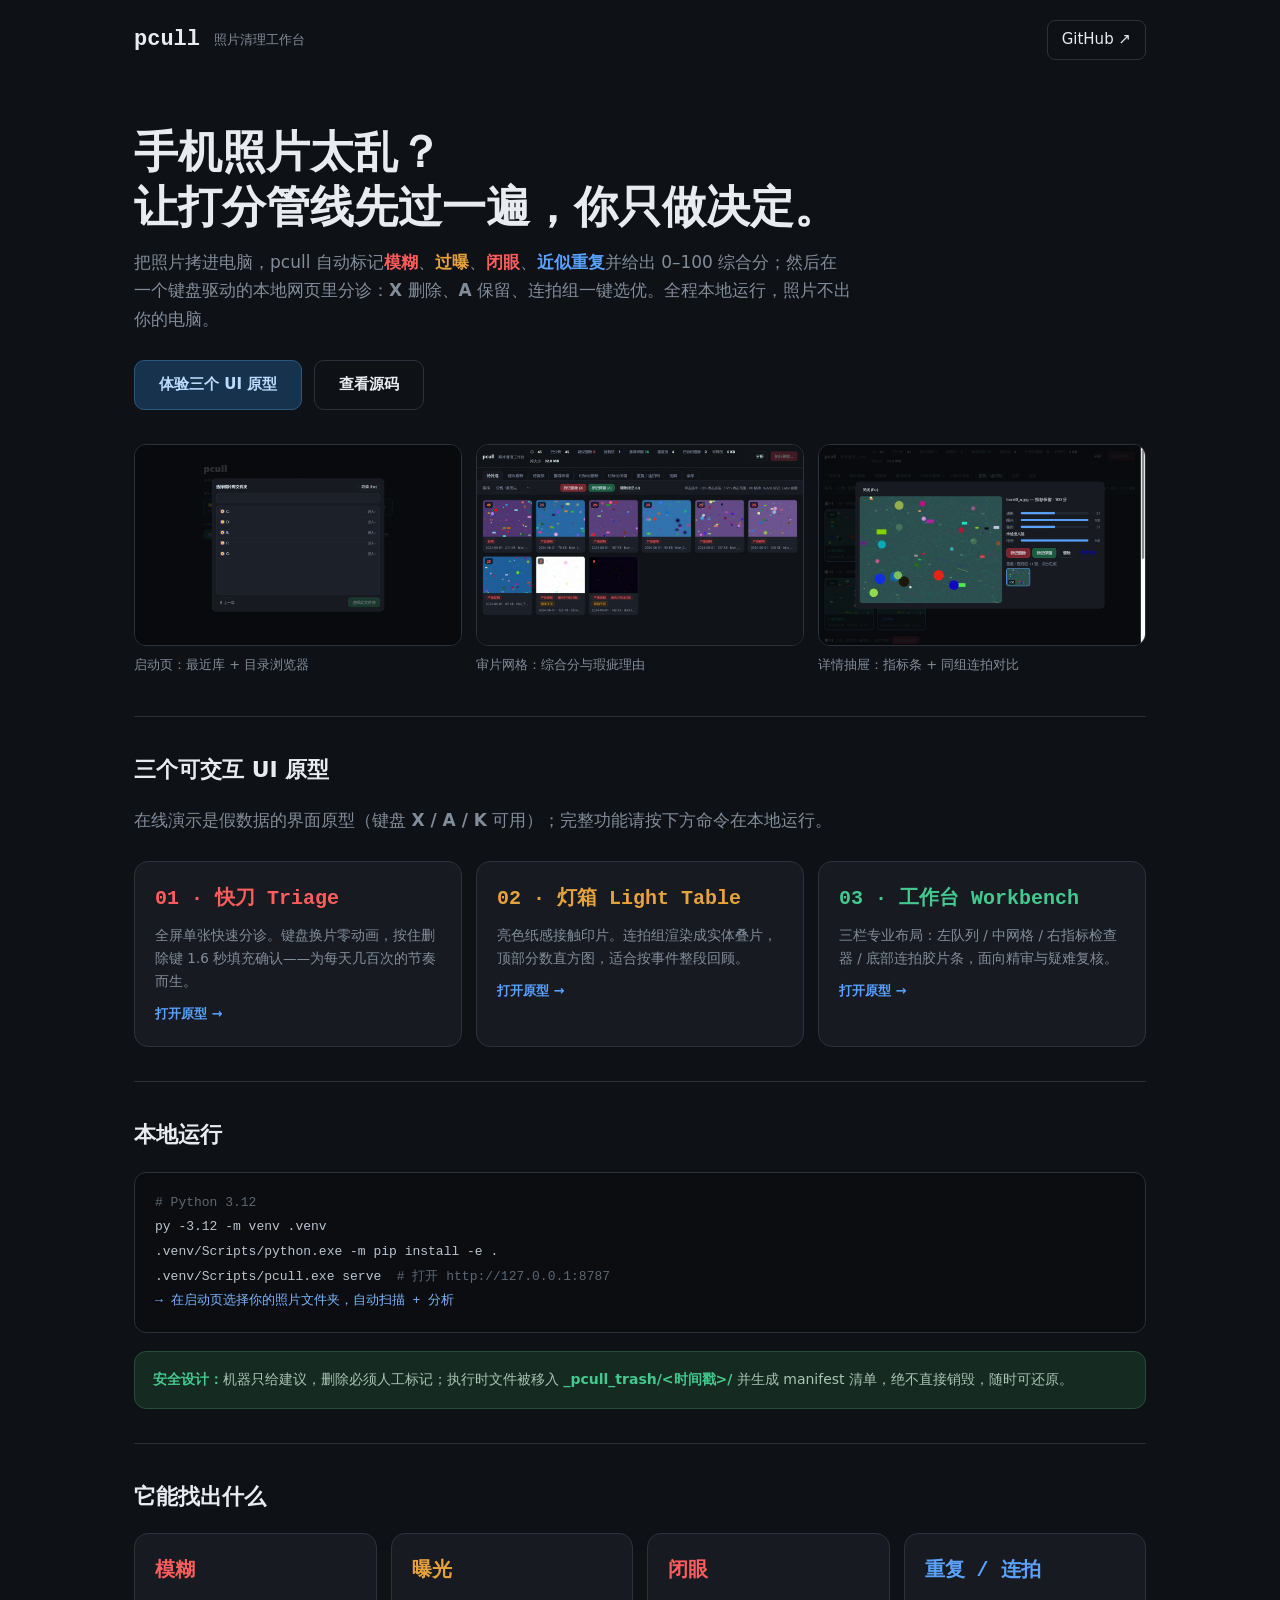
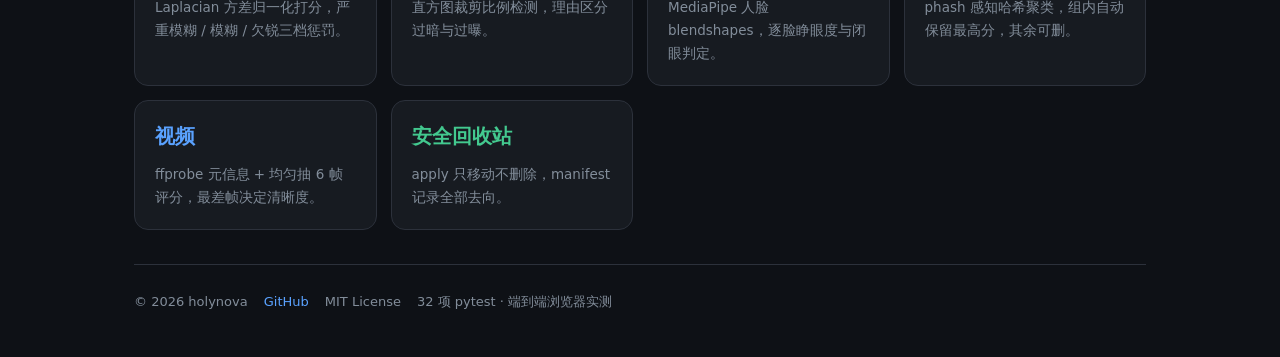
<file: site/index.html>
<!DOCTYPE html>
<html lang="zh-CN">
<head>
<meta charset="UTF-8">
<meta name="viewport" content="width=device-width, initial-scale=1.0">
<title>pcull · 照片清理工作台</title>
<meta name="description" content="本地优先的照片清理工具：AI 打分找瑕疵（模糊/闭眼/重复），键盘流审片，安全回收站。">
<link rel="icon" href="data:image/svg+xml,<svg xmlns='http://www.w3.org/2000/svg' viewBox='0 0 100 100'><text y='.9em' font-size='90'>🧹</text></svg>">
<script defer src="https://cloud.umami.is/script.js" data-website-id="e01c9f78-4607-4e60-b01c-77c8190b12b4"></script>
<style>
  :root {
    --bg: #0e1116; --panel: #171b21; --card: #1c2129; --line: #2c313b;
    --text: #e8ecf1; --muted: #828d9a; --red: #ff5d5d; --green: #43c98f;
    --amber: #e6a23c; --blue: #5aa2ff;
  }
  * { box-sizing: border-box; margin: 0; }
  body {
    background: var(--bg); color: var(--text);
    font: 15px/1.7 "Segoe UI", system-ui, "Microsoft YaHei", sans-serif;
  }
  a { color: var(--blue); text-decoration: none; }
  .wrap { max-width: 1060px; margin: 0 auto; padding: 0 24px; }

  nav { display: flex; align-items: center; gap: 14px; padding: 20px 0; }
  nav .logo { font-family: ui-monospace, Menlo, monospace; font-weight: 800; font-size: 22px; }
  nav .tag { color: var(--muted); font-size: 13px; }
  nav .gh { margin-left: auto; border: 1px solid var(--line); border-radius: 8px; padding: 6px 14px; color: var(--text); }
  nav .gh:hover { border-color: var(--blue); }

  header.hero { padding: 44px 0 30px; }
  h1 { font-size: clamp(28px, 5vw, 44px); line-height: 1.25; font-weight: 800; }
  .sub { color: var(--muted); font-size: 17px; margin: 14px 0 26px; max-width: 720px; }
  .cta { display: flex; gap: 12px; flex-wrap: wrap; }
  .btn { display: inline-block; padding: 11px 24px; border-radius: 10px; font-weight: 700; }
  .btn.primary { background: #17324d; border: 1px solid #2a587f; color: #bcdcff; }
  .btn.ghost { border: 1px solid var(--line); color: var(--text); }
  .btn:hover { filter: brightness(1.15); }

  .shots { display: grid; gap: 14px; grid-template-columns: repeat(auto-fit, minmax(280px, 1fr)); margin: 34px 0 10px; }
  .shots img { width: 100%; border-radius: 12px; border: 1px solid var(--line); display: block; }
  .shots figcaption { color: var(--muted); font-size: 13px; padding-top: 8px; }

  section { padding: 34px 0; border-top: 1px solid var(--line); }
  h2 { font-size: 22px; margin-bottom: 18px; }
  .pros { display: grid; gap: 14px; grid-template-columns: repeat(auto-fit, minmax(240px, 1fr)); }
  .pro { background: var(--panel); border: 1px solid var(--line); border-radius: 14px; padding: 20px; }
  .pro .k { font-family: ui-monospace, monospace; font-weight: 800; font-size: 20px; margin-bottom: 8px; }
  .pro p { color: var(--muted); font-size: 13.5px; }
  .pro a { display: inline-block; margin-top: 10px; font-size: 13px; font-weight: 600; }
  .red { color: var(--red); } .green { color: var(--green); } .amber { color: var(--amber); } .blue { color: var(--blue); }

  .term { background: #0b0d10; border: 1px solid var(--line); border-radius: 12px; padding: 18px 20px;
          font: 13px/1.9 ui-monospace, Menlo, Consolas, monospace; color: #b9c4d0; overflow-x: auto; }
  .term .c { color: #5c6773; } .term .h { color: #7ab5ff; }

  .safe { display: flex; gap: 10px; align-items: flex-start; background: #152a20;
          border: 1px solid #23503c; border-radius: 12px; padding: 16px 18px; margin-top: 18px; }
  .safe b { color: var(--green); }
  .safe span { color: #a8c4b5; font-size: 14px; }

  footer { color: var(--muted); font-size: 13px; padding: 26px 0 44px; border-top: 1px solid var(--line);
           display: flex; gap: 16px; flex-wrap: wrap; }
</style>
</head>
<body>
<div class="wrap">
  <nav>
    <span class="logo">pcull</span>
    <span class="tag">照片清理工作台</span>
    <a class="gh" href="https://github.com/holynova/photo-culler" target="_blank" rel="noopener">GitHub ↗</a>
  </nav>

  <header class="hero">
    <h1>手机照片太乱？<br>让打分管线先过一遍，你只做决定。</h1>
    <p class="sub">把照片拷进电脑，pcull 自动标记<b class="red">模糊</b>、<b class="amber">过曝</b>、<b class="red">闭眼</b>、<b class="blue">近似重复</b>并给出 0–100 综合分；然后在一个键盘驱动的本地网页里分诊：<b>X</b> 删除、<b>A</b> 保留、连拍组一键选优。全程本地运行，照片不出你的电脑。</p>
    <div class="cta">
      <a class="btn primary" href="#prototypes">体验三个 UI 原型</a>
      <a class="btn ghost" href="https://github.com/holynova/photo-culler" target="_blank" rel="noopener">查看源码</a>
    </div>
    <div class="shots">
      <figure><img src="assets/shot-home.png" alt="启动页：选择照片库" loading="lazy"><figcaption>启动页：最近库 + 目录浏览器</figcaption></figure>
      <figure><img src="assets/shot-grid.png" alt="待处理网格：分数与理由标签" loading="lazy"><figcaption>审片网格：综合分与瑕疵理由</figcaption></figure>
      <figure><img src="assets/shot-drawer.png" alt="详情抽屉：指标与同组对比" loading="lazy"><figcaption>详情抽屉：指标条 + 同组连拍对比</figcaption></figure>
    </div>
  </header>

  <section id="prototypes">
    <h2>三个可交互 UI 原型</h2>
    <p class="sub" style="margin-top:0">在线演示是假数据的界面原型（键盘 <b>X / A / K</b> 可用）；完整功能请按下方命令在本地运行。</p>
    <div class="pros">
      <div class="pro">
        <div class="k red">01 · 快刀 Triage</div>
        <p>全屏单张快速分诊。键盘换片零动画，按住删除键 1.6 秒填充确认——为每天几百次的节奏而生。</p>
        <a href="prototypes/prototype-triage.html">打开原型 →</a>
      </div>
      <div class="pro">
        <div class="k amber">02 · 灯箱 Light Table</div>
        <p>亮色纸感接触印片。连拍组渲染成实体叠片，顶部分数直方图，适合按事件整段回顾。</p>
        <a href="prototypes/prototype-light-table.html">打开原型 →</a>
      </div>
      <div class="pro">
        <div class="k green">03 · 工作台 Workbench</div>
        <p>三栏专业布局：左队列 / 中网格 / 右指标检查器 / 底部连拍胶片条，面向精审与疑难复核。</p>
        <a href="prototypes/prototype-workbench.html">打开原型 →</a>
      </div>
    </div>
  </section>

  <section>
    <h2>本地运行</h2>
    <div class="term">
      <span class="c"># Python 3.12</span><br>
      py -3.12 -m venv .venv<br>
      .venv/Scripts/python.exe -m pip install -e .<br>
      .venv/Scripts/pcull.exe serve &nbsp;<span class="c"># 打开 http://127.0.0.1:8787</span><br>
      <span class="h">→ 在启动页选择你的照片文件夹，自动扫描 + 分析</span>
    </div>
    <div class="safe">
      <span><b>安全设计：</b>机器只给建议，删除必须人工标记；执行时文件被移入 <b>_pcull_trash/&lt;时间戳&gt;/</b> 并生成 manifest 清单，绝不直接销毁，随时可还原。</span>
    </div>
  </section>

  <section>
    <h2>它能找出什么</h2>
    <div class="pros">
      <div class="pro"><div class="k red">模糊</div><p>Laplacian 方差归一化打分，严重模糊 / 模糊 / 欠锐三档惩罚。</p></div>
      <div class="pro"><div class="k amber">曝光</div><p>直方图裁剪比例检测，理由区分过暗与过曝。</p></div>
      <div class="pro"><div class="k red">闭眼</div><p>MediaPipe 人脸 blendshapes，逐脸睁眼度与闭眼判定。</p></div>
      <div class="pro"><div class="k blue">重复 / 连拍</div><p>phash 感知哈希聚类，组内自动保留最高分，其余可删。</p></div>
      <div class="pro"><div class="k blue">视频</div><p>ffprobe 元信息 + 均匀抽 6 帧评分，最差帧决定清晰度。</p></div>
      <div class="pro"><div class="k green">安全回收站</div><p>apply 只移动不删除，manifest 记录全部去向。</p></div>
    </div>
  </section>

  <footer>
    <span>© 2026 holynova</span>
    <a href="https://github.com/holynova/photo-culler">GitHub</a>
    <span>MIT License</span>
    <span>32 项 pytest · 端到端浏览器实测</span>
  </footer>
</div>
</body>
</html>
</file>
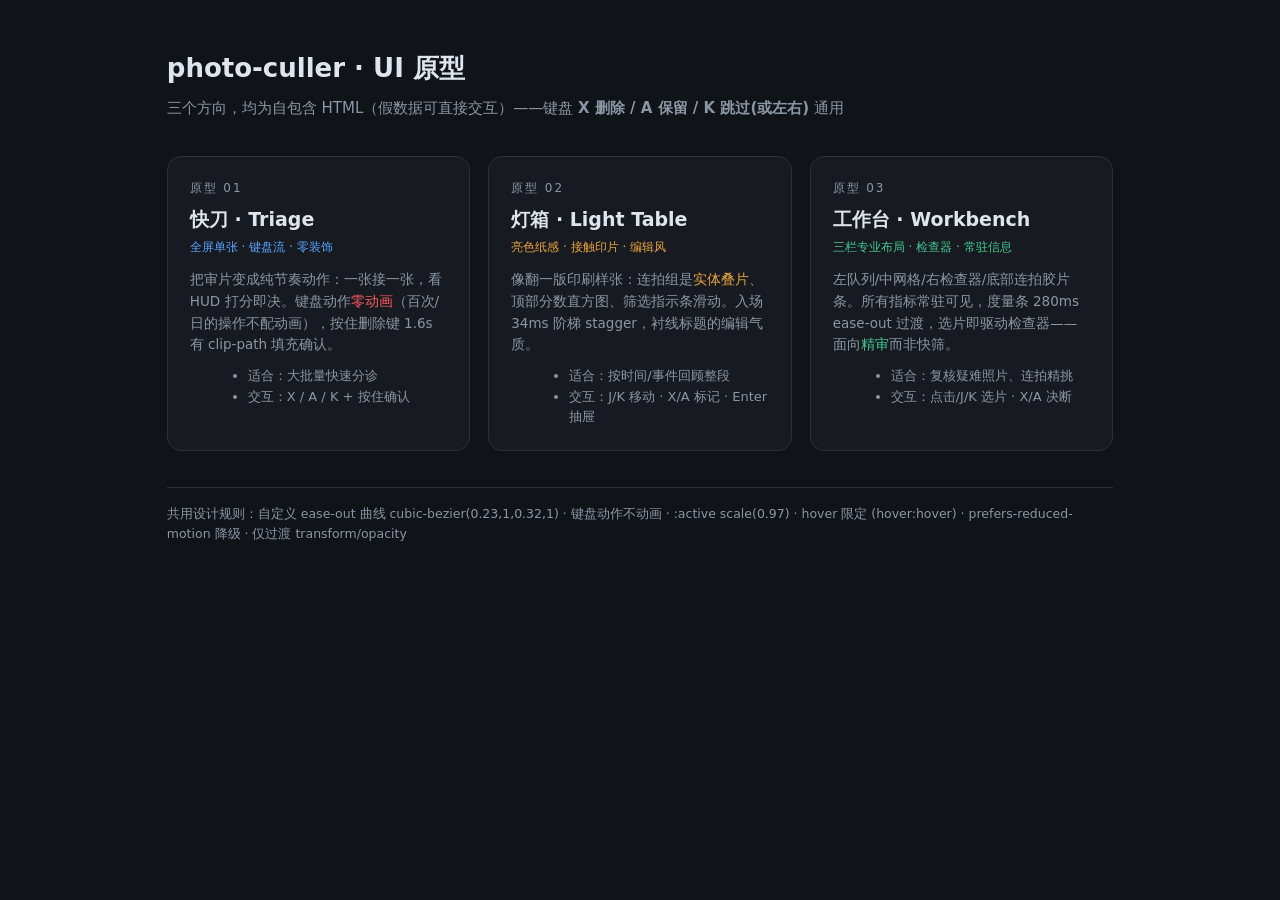
<file: docs/prototypes/index.html>
<!DOCTYPE html>
<html lang="zh-CN">
<head>
<meta charset="UTF-8">
<meta name="viewport" content="width=device-width, initial-scale=1.0">
<title>pcull · UI 原型对比</title>
<style>
  :root {
    --bg: #101317; --card: #171b21; --line: #2a313c;
    --text: #dfe5ec; --muted: #8b96a5;
    --green: #43c78f; --red: #ff5c5c; --amber: #e8a33d; --blue: #5aa2ff;
  }
  * { box-sizing: border-box; margin: 0; }
  body {
    background: var(--bg); color: var(--text);
    font: 15px/1.6 "Segoe UI", system-ui, "Microsoft YaHei", sans-serif;
    padding: 48px clamp(20px, 6vw, 80px);
    max-width: 1100px; margin: 0 auto;
  }
  h1 { font-size: 26px; margin-bottom: 6px; }
  .sub { color: var(--muted); margin-bottom: 36px; }
  .cards { display: grid; gap: 18px; grid-template-columns: repeat(auto-fit, minmax(280px, 1fr)); }
  a.proto {
    display: block; text-decoration: none; color: inherit;
    background: var(--card); border: 1px solid var(--line); border-radius: 14px;
    padding: 22px; transition: transform 180ms cubic-bezier(0.23,1,0.32,1), border-color 180ms ease;
  }
  @media (hover: hover) and (pointer: fine) {
    a.proto:hover { transform: translateY(-4px); border-color: var(--blue); }
  }
  a.proto:active { transform: scale(0.98); }
  .proto .no { font-size: 12px; color: var(--muted); letter-spacing: .16em; }
  .proto h2 { margin: 6px 0 4px; font-size: 19px; }
  .proto .tag { font-size: 12px; margin-bottom: 12px; }
  .proto p { color: var(--muted); font-size: 13.5px; }
  .proto ul { color: var(--muted); font-size: 13px; margin: 10px 0 0 18px; }
  .k { color: var(--blue); } .r { color: var(--red); } .g { color: var(--green); } .a { color: var(--amber); }
  .foot { color: var(--muted); font-size: 12.5px; margin-top: 36px; border-top: 1px solid var(--line); padding-top: 16px; }
</style>
</head>
<body>
<h1>photo-culler · UI 原型</h1>
<div class="sub">三个方向，均为自包含 HTML（假数据可直接交互）——键盘 <b>X 删除 / A 保留 / K 跳过(或左右)</b> 通用</div>

<div class="cards">
  <a class="proto" href="prototype-triage.html">
    <div class="no">原型 01</div>
    <h2>快刀 · Triage</h2>
    <div class="tag k">全屏单张 · 键盘流 · 零装饰</div>
    <p>把审片变成纯节奏动作：一张接一张，看 HUD 打分即决。键盘动作<span class="r">零动画</span>（百次/日的操作不配动画），按住删除键 1.6s 有 clip-path 填充确认。</p>
    <ul><li>适合：大批量快速分诊</li><li>交互：X / A / K + 按住确认</li></ul>
  </a>
  <a class="proto" href="prototype-light-table.html">
    <div class="no">原型 02</div>
    <h2>灯箱 · Light Table</h2>
    <div class="tag a">亮色纸感 · 接触印片 · 编辑风</div>
    <p>像翻一版印刷样张：连拍组是<span class="a">实体叠片</span>、顶部分数直方图、筛选指示条滑动。入场 34ms 阶梯 stagger，衬线标题的编辑气质。</p>
    <ul><li>适合：按时间/事件回顾整段</li><li>交互：J/K 移动 · X/A 标记 · Enter 抽屉</li></ul>
  </a>
  <a class="proto" href="prototype-workbench.html">
    <div class="no">原型 03</div>
    <h2>工作台 · Workbench</h2>
    <div class="tag g">三栏专业布局 · 检查器 · 常驻信息</div>
    <p>左队列/中网格/右检查器/底部连拍胶片条。所有指标常驻可见，度量条 280ms ease-out 过渡，选片即驱动检查器——面向<span class="g">精审</span>而非快筛。</p>
    <ul><li>适合：复核疑难照片、连拍精挑</li><li>交互：点击/J/K 选片 · X/A 决断</li></ul>
  </a>
</div>

<div class="foot">共用设计规则：自定义 ease-out 曲线 cubic-bezier(0.23,1,0.32,1) · 键盘动作不动画 · :active scale(0.97) · hover 限定 (hover:hover) · prefers-reduced-motion 降级 · 仅过渡 transform/opacity</div>
</body>
</html>
</file>
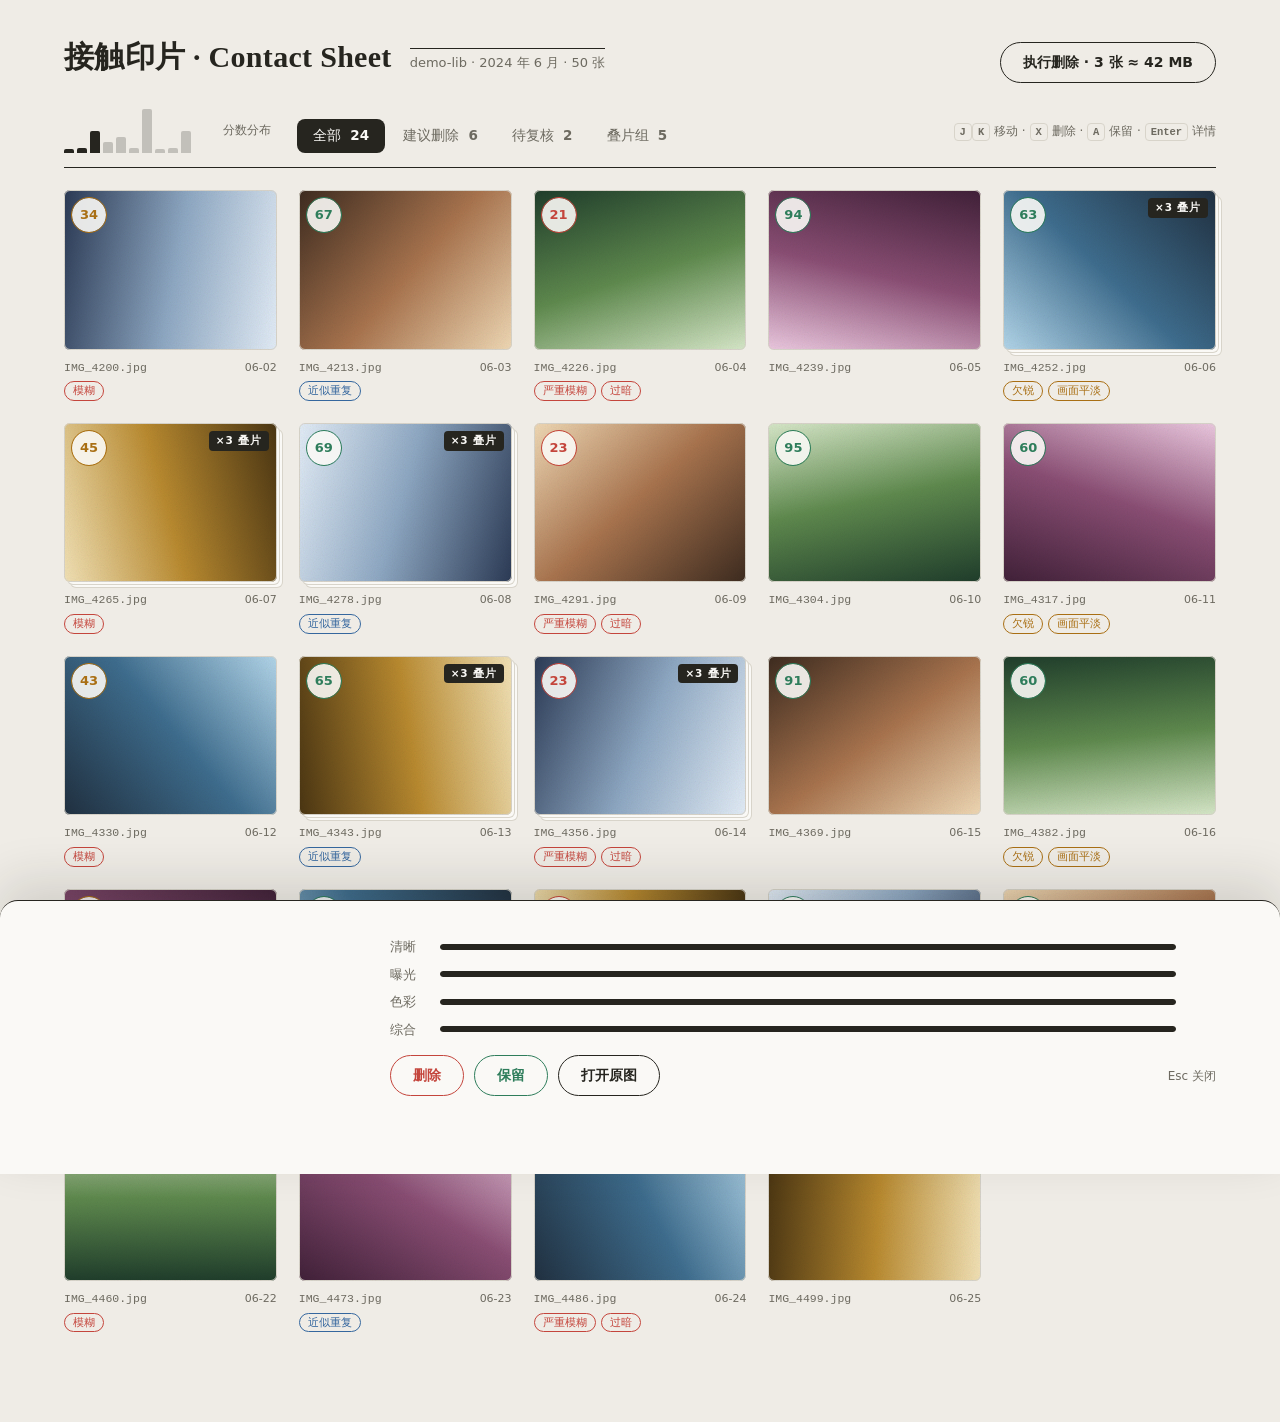
<file: docs/prototypes/prototype-light-table.html>
<!DOCTYPE html>
<html lang="zh-CN">
<head>
<meta charset="UTF-8">
<meta name="viewport" content="width=device-width, initial-scale=1.0">
<title>原型 2 · 灯箱 Light Table — pcull</title>
<style>
  /* ============ tokens: paper-light editorial ============ */
  :root {
    --paper: #efece6;
    --card: #faf9f6;
    --ink: #26251f;
    --ink-soft: #6d6a60;
    --hairline: #d8d4ca;
    --red: #c4453c;
    --green: #2e7d5b;
    --amber: #a96f14;
    --blue: #35679e;
    --ease-out: cubic-bezier(0.23, 1, 0.32, 1);
    --ease-in-out: cubic-bezier(0.77, 0, 0.175, 1);
  }
  * { box-sizing: border-box; margin: 0; }
  body {
    background: var(--paper); color: var(--ink);
    font: 14px/1.5 "Segoe UI", system-ui, "Microsoft YaHei", sans-serif;
    padding: 34px clamp(20px, 5vw, 72px) 90px;
  }
  button { font: inherit; color: inherit; background: none; border: none; cursor: pointer; }
  button:active { transform: scale(0.97); }

  /* ============ masthead ============ */
  .masthead { display: flex; align-items: baseline; gap: 18px; flex-wrap: wrap; }
  h1 {
    font-family: Georgia, "Times New Roman", serif;
    font-size: 30px; font-weight: 600; letter-spacing: .01em;
  }
  .masthead .issue {
    color: var(--ink-soft); font-size: 13px;
    border-top: 1px solid var(--ink); padding-top: 4px;
  }
  .masthead .spacer { flex: 1; }
  .apply-btn {
    padding: 9px 22px; border-radius: 999px;
    border: 1.5px solid var(--ink); font-weight: 600;
    transition: transform 160ms var(--ease-out), background 160ms ease, color 160ms ease;
  }
  @media (hover: hover) and (pointer: fine) {
    .apply-btn:hover { background: var(--ink); color: var(--card); }
  }

  /* ============ toolbar: histogram + filters ============ */
  .toolbar {
    display: flex; align-items: flex-end; gap: 26px;
    margin: 26px 0 8px; padding-bottom: 14px;
    border-bottom: 1px solid var(--ink);
    flex-wrap: wrap;
  }
  .histo { display: flex; align-items: flex-end; gap: 3px; height: 44px; }
  .histo i {
    width: 10px; border-radius: 2px 2px 0 0; background: var(--ink);
    opacity: .22;
    transition: opacity 160ms ease;
  }
  .histo i.hot { opacity: 1; }
  .histo-label { color: var(--ink-soft); font-size: 11.5px; margin-left: 6px; align-self: center; }

  .filters { display: flex; gap: 2px; position: relative; }
  .filter {
    padding: 8px 16px; border-radius: 8px; color: var(--ink-soft);
    font-size: 13.5px;
    transition: color 160ms ease;
  }
  .filter b { font-weight: 600; color: inherit; margin-left: 5px; font-variant-numeric: tabular-nums; }
  .filter:hover { color: var(--ink); }
  .filter.on { color: var(--card); }
  .filter.on.red b, .filter.on.red { color: var(--card); }
  .indicator {
    position: absolute; bottom: 0; height: 34px; border-radius: 8px;
    background: var(--ink); z-index: -1;
    transition: transform 260ms var(--ease-in-out), width 260ms var(--ease-in-out);
  }
  .toolbar .hint { margin-left: auto; color: var(--ink-soft); font-size: 12px; align-self: center; }
  .toolbar kbd {
    font: 600 10.5px/1 ui-monospace, monospace;
    border: 1px solid var(--hairline); border-radius: 4px; padding: 2px 5px; color: var(--ink-soft);
  }

  /* ============ contact sheet ============ */
  .sheet {
    display: grid; gap: 22px;
    grid-template-columns: repeat(auto-fill, minmax(196px, 1fr));
    margin-top: 22px;
  }
  .frame {
    /* entrance stagger: 34ms cascade, transform+opacity only */
    opacity: 0; transform: translateY(10px);
    animation: frame-in 380ms var(--ease-out) forwards;
  }
  @keyframes frame-in { to { opacity: 1; transform: none; } }

  .frame-inner { position: relative; }
  .crop {
    aspect-ratio: 4/3; border-radius: 6px; overflow: hidden; position: relative;
    outline: 1px solid var(--hairline); outline-offset: -1px;
    cursor: pointer;
    transition: transform 200ms var(--ease-out), box-shadow 200ms var(--ease-out);
  }
  .crop .ph { width: 100%; height: 100%; }
  .crop .grain {
    position: absolute; inset: 0; opacity: .14; mix-blend-mode: multiply;
    background-image: url("data:image/svg+xml,%3Csvg xmlns='http://www.w3.org/2000/svg' width='120' height='120'%3E%3Cfilter id='n'%3E%3CfeTurbulence type='fractalNoise' baseFrequency='.9' numOctaves='2'/%3E%3C/filter%3E%3Crect width='120' height='120' filter='url(%23n)'/%3E%3C/svg%3E");
  }
  /* duplicate stacks: physical burst groups */
  .stack .crop { box-shadow: 3px 3px 0 -1px var(--card), 3px 3px 0 0 var(--hairline),
                             6px 6px 0 -1px var(--card), 6px 6px 0 0 var(--hairline); }
  .stack .tag-stack {
    position: absolute; right: 8px; top: 8px; z-index: 2;
    font-size: 10.5px; font-weight: 700; letter-spacing: .08em;
    background: var(--ink); color: var(--card); border-radius: 4px; padding: 2px 7px;
  }
  .score-seal {
    position: absolute; left: 8px; top: 8px; z-index: 2;
    width: 34px; height: 34px; border-radius: 50%;
    display: grid; place-items: center;
    font-weight: 800; font-size: 13px; font-variant-numeric: tabular-nums;
    background: rgba(250,249,246,.9); backdrop-filter: blur(4px);
    color: var(--green); outline: 1.5px solid currentColor;
    transition: transform 140ms var(--ease-out);
  }
  .score-seal.mid { color: var(--amber); }
  .score-seal.bad { color: var(--red); }
  .verdict-seal {
    position: absolute; right: 8px; bottom: 8px; z-index: 2;
    font-size: 11px; font-weight: 800; letter-spacing: .1em;
    padding: 3px 10px; border-radius: 999px; backdrop-filter: blur(4px);
    transition: opacity 120ms ease-out, transform 120ms var(--ease-out);
  }
  .verdict-seal.del { color: var(--red); border: 1.5px solid var(--red); background: rgba(250,249,246,.9); }
  .verdict-seal.keep { color: var(--green); border: 1.5px solid var(--green); background: rgba(250,249,246,.9); }

  .frame:focus-visible { outline: none; }
  .frame.sel .crop { transform: translateY(-3px); box-shadow: 0 14px 30px rgba(38,37,31,.18); outline: 2px solid var(--blue); outline-offset: 2px; }
  .frame:focus-visible .crop { outline: 2px solid var(--ink); outline-offset: 2px; }
  @media (hover: hover) and (pointer: fine) {
    .crop:hover { transform: translateY(-3px); box-shadow: 0 14px 30px rgba(38,37,31,.16); }
    .crop:hover .score-seal { transform: scale(1.06); }
  }

  .caption { display: flex; align-items: baseline; gap: 8px; margin-top: 9px; }
  .caption .fname { font-family: ui-monospace, monospace; font-size: 11.5px; color: var(--ink-soft); }
  .caption .fdate { margin-left: auto; font-size: 11px; color: var(--ink-soft); }
  .marks { display: flex; gap: 5px; margin-top: 5px; flex-wrap: wrap; }
  .mark { font-size: 10.5px; padding: 1px 8px; border-radius: 999px; border: 1px solid; }
  .mark.bad { color: var(--red); border-color: var(--red); }
  .mark.warn { color: var(--amber); border-color: var(--amber); }
  .mark.info { color: var(--blue); border-color: var(--blue); }

  /* ============ detail drawer (bottom, editorial) ============ */
  .drawer {
    position: fixed; left: 0; right: 0; bottom: 0; z-index: 30;
    transform: translateY(100%);
    transition: transform 420ms var(--ease-out);
    background: var(--card); border-top: 1px solid var(--ink);
    border-radius: 18px 18px 0 0;
    padding: 22px clamp(20px, 5vw, 72px) 26px;
    box-shadow: 0 -18px 50px rgba(38,37,31,.14);
  }
  .drawer.open { transform: translateY(0); }
  .drawer-grid { display: flex; gap: 26px; align-items: flex-start; }
  .drawer .preview {
    width: 300px; aspect-ratio: 4/3; border-radius: 8px; flex-shrink: 0;
    transition: opacity 200ms ease, filter 200ms ease;
  }
  .drawer .preview.swap { opacity: 0; filter: blur(3px); }
  .drawer .info { flex: 1; min-width: 0; }
  .drawer h2 { font-family: Georgia, serif; font-size: 21px; font-weight: 600; }
  .drawer .dmeta { color: var(--ink-soft); font-size: 12.5px; margin-top: 2px; }
  .meter { display: flex; align-items: center; gap: 10px; margin: 8px 0; font-size: 13px; }
  .meter .lab { width: 40px; color: var(--ink-soft); }
  .meter .bar { flex: 1; height: 6px; border-radius: 3px; background: var(--hairline); overflow: hidden; }
  .meter .bar i { display: block; height: 100%; background: var(--ink); border-radius: 3px;
                  transition: width 300ms var(--ease-out); }
  .meter .val { width: 30px; text-align: right; color: var(--ink-soft); font-variant-numeric: tabular-nums; }
  .drawer .row-actions { display: flex; gap: 10px; margin-top: 16px; }
  .pill {
    padding: 9px 22px; border-radius: 999px; font-weight: 600;
    border: 1.5px solid var(--ink);
    transition: transform 160ms var(--ease-out), background 160ms ease, color 160ms ease;
  }
  .pill.danger { border-color: var(--red); color: var(--red); }
  .pill.good { border-color: var(--green); color: var(--green); }
  @media (hover: hover) and (pointer: fine) {
    .pill:hover { background: var(--ink); color: var(--card); }
    .pill.danger:hover { background: var(--red); color: var(--card); }
    .pill.good:hover { background: var(--green); color: var(--card); }
  }
  .drawer .close-hint { color: var(--ink-soft); font-size: 12px; margin-left: auto; align-self: center; }

  @media (prefers-reduced-motion: reduce) {
    .frame { animation: frame-in 120ms ease forwards; }
    .crop, .drawer, .indicator { transition: none; }
  }
</style>
</head>
<body>

<header class="masthead">
  <h1>接触印片 · Contact Sheet</h1>
  <div class="issue">demo-lib · 2024 年 6 月 · 50 张</div>
  <div class="spacer"></div>
  <button class="apply-btn" id="apply">执行删除 · 3 张 ≈ 42 MB</button>
</header>

<div class="toolbar">
  <div class="histo" id="histo"></div>
  <span class="histo-label">分数分布</span>
  <nav class="filters" id="filters">
    <i class="indicator" id="indicator"></i>
    <button class="filter on" data-f="all">全部 <b>24</b></button>
    <button class="filter" data-f="delete">建议删除 <b>6</b></button>
    <button class="filter" data-f="review">待复核 <b>2</b></button>
    <button class="filter" data-f="stack">叠片组 <b>5</b></button>
  </nav>
  <div class="hint"><kbd>J</kbd><kbd>K</kbd> 移动 · <kbd>X</kbd> 删除 · <kbd>A</kbd> 保留 · <kbd>Enter</kbd> 详情</div>
</div>

<main class="sheet" id="sheet"></main>

<section class="drawer" id="drawer">
  <div class="drawer-grid">
    <div class="preview" id="d-preview"></div>
    <div class="info">
      <h2 id="d-name"></h2>
      <div class="dmeta" id="d-meta"></div>
      <div style="margin-top:14px">
        <div class="meter"><span class="lab">清晰</span><div class="bar"><i id="d-blur"></i></div><span class="val" id="d-blur-v"></span></div>
        <div class="meter"><span class="lab">曝光</span><div class="bar"><i id="d-expo"></i></div><span class="val" id="d-expo-v"></span></div>
        <div class="meter"><span class="lab">色彩</span><div class="bar"><i id="d-col"></i></div><span class="val" id="d-col-v"></span></div>
        <div class="meter"><span class="lab">综合</span><div class="bar"><i id="d-score"></i></div><span class="val" id="d-score-v"></span></div>
      </div>
      <div class="row-actions">
        <button class="pill danger">删除</button>
        <button class="pill good">保留</button>
        <button class="pill">打开原图</button>
        <span class="close-hint">Esc 关闭</span>
      </div>
    </div>
  </div>
</section>

<script>
"use strict";
function rng(seed) { let s = seed; return () => (s = (s * 16807) % 2147483647) / 2147483647; }
const R = rng(7);
const PALETTES = [
  ["#2b3a55","#8ea8c3","#e3edf7"], ["#3d2b1f","#a9744e","#f0d9b5"],
  ["#1f3d2b","#5f8a4e","#d7e8c9"], ["#402038","#8a4e74","#ecc9e0"],
  ["#203040","#3e6d8e","#b3d6ea"], ["#4a3512","#b98a2f","#f2e2b6"],
];
const SETS = [
  { reasons: [], score: () => 78 + R() * 20 },
  { reasons: [["模糊","bad"]], score: () => 34 + R() * 12 },
  { reasons: [["严重模糊","bad"],["过暗","bad"]], score: () => 10 + R() * 14 },
  { reasons: [["欠锐","warn"],["画面平淡","warn"]], score: () => 56 + R() * 10 },
  { reasons: [["近似重复","info"]], score: () => 58 + R() * 12 },
];
const photos = Array.from({length: 24}, (_, i) => {
  const pal = PALETTES[i % PALETTES.length];
  const set = SETS[(i * 3 + 1) % SETS.length];
  return {
    id: i,
    name: `IMG_${4200 + i * 13}.jpg`,
    date: `06-${String(2 + i % 26).padStart(2, "0")}`,
    grad: `linear-gradient(${100 + i * 31}deg, ${pal[0]}, ${pal[1]} 52%, ${pal[2]})`,
    reasons: set.reasons,
    score: Math.round(set.score()),
    stack: (i >= 4 && i <= 6) ? 1 : (i === 11 || i === 12) ? 2 : 0,
    verdict: null,
    blur: 40 + Math.round(R() * 55), expo: 60 + Math.round(R() * 40), col: 30 + Math.round(R() * 60),
  };
});

const $ = (id) => document.getElementById(id);
let focusIdx = -1;

function frameEl(p, idx) {
  const f = document.createElement("div");
  f.className = "frame" + (p.stack ? " stack" : "");
  f.tabIndex = 0;
  f.dataset.idx = idx;
  f.style.animationDelay = Math.min(idx * 34, 600) + "ms";

  const inner = document.createElement("div");
  inner.className = "frame-inner";
  const crop = document.createElement("div");
  crop.className = "crop";
  crop.innerHTML = `<div class="ph" style="background:${p.grad}"></div><div class="grain"></div>`;
  const seal = document.createElement("div");
  seal.className = "score-seal " + (p.score < 30 ? "bad" : p.score < 55 ? "mid" : "");
  seal.textContent = p.score;
  crop.appendChild(seal);
  if (p.stack) {
    const st = document.createElement("span");
    st.className = "tag-stack"; st.textContent = "×3 叠片";
    crop.appendChild(st);
  }
  crop.onclick = (e) => {
    if (e.ctrlKey || e.metaKey || e.shiftKey) { f.classList.toggle("sel"); }
    else { document.querySelectorAll(".frame.sel").forEach(x => x.classList.remove("sel")); openDrawer(p); }
  };
  inner.appendChild(crop);

  const caption = document.createElement("div");
  caption.className = "caption";
  caption.innerHTML = `<span class="fname">${p.name}</span><span class="fdate">${p.date}</span>`;
  inner.appendChild(caption);

  if (p.reasons.length) {
    const marks = document.createElement("div");
    marks.className = "marks";
    for (const [label, cls] of p.reasons) {
      const m = document.createElement("span");
      m.className = "mark " + cls; m.textContent = label;
      marks.appendChild(m);
    }
    inner.appendChild(marks);
  }
  f.appendChild(inner);
  return f;
}

function verdictSeal(f, p) {
  f.querySelector(".crop .verdict-seal")?.remove();
  if (!p.verdict) return;
  const v = document.createElement("span");
  v.className = "verdict-seal " + (p.verdict === "delete" ? "del" : "keep");
  v.textContent = p.verdict === "delete" ? "删" : "留";
  f.querySelector(".crop").appendChild(v);
}

function render() {
  const sheet = $("sheet");
  sheet.innerHTML = "";
  photos.forEach((p, i) => { const f = frameEl(p, i); sheet.appendChild(f); verdictSeal(f, p); });

  const histo = $("histo");
  histo.innerHTML = "";
  const buckets = new Array(10).fill(0);
  photos.forEach(p => buckets[Math.min(9, Math.floor(p.score / 10))]++);
  const max = Math.max(...buckets);
  buckets.forEach((n, i) => {
    const bar = document.createElement("i");
    bar.style.height = Math.max(4, (n / max) * 44) + "px";
    if (i < 3) bar.className = "hot";
    histo.appendChild(bar);
  });
}

/* filter indicator slides to the active tab */
const filters = $("filters"), indicator = $("indicator");
function moveIndicator(btn) {
  indicator.style.width = btn.offsetWidth + "px";
  indicator.style.transform = `translateX(${btn.offsetLeft}px)`;
}
filters.addEventListener("click", (e) => {
  const btn = e.target.closest(".filter");
  if (!btn) return;
  filters.querySelectorAll(".filter").forEach(b => b.classList.remove("on"));
  btn.classList.add("on");
  moveIndicator(btn);
});

/* drawer */
function openDrawer(p) {
  const prev = $("d-preview");
  prev.classList.add("swap");
  setTimeout(() => {
    prev.style.background = p.grad;
    prev.classList.remove("swap");
  }, 180);
  $("d-name").textContent = p.name + " — 接触印片 #" + (p.id + 1);
  $("d-meta").textContent = `${p.date} · ${p.reasons.map(r => r[0]).join(" · ") || "无瑕疵标记"}`;
  $("d-blur").style.width = p.blur + "%"; $("d-blur-v").textContent = p.blur;
  $("d-expo").style.width = p.expo + "%"; $("d-expo-v").textContent = p.expo;
  $("d-col").style.width = p.col + "%"; $("d-col-v").textContent = p.col;
  $("d-score").style.width = p.score + "%"; $("d-score-v").textContent = p.score;
  $("drawer").classList.add("open");
}
function closeDrawer() { $("drawer").classList.remove("open"); }

/* keyboard: no animation attached — instant focus movement */
document.addEventListener("keydown", (e) => {
  if (e.key === "Escape") return closeDrawer();
  if (e.target.tagName === "INPUT") return;
  const frames = [...document.querySelectorAll(".frame")];
  const k = e.key.toLowerCase();
  if (k === "j" || k === "arrowdown") { focusIdx = Math.min(frames.length - 1, focusIdx + 1); frames[focusIdx]?.focus(); }
  else if (k === "k" || k === "arrowup") { focusIdx = Math.max(0, focusIdx - 1); frames[focusIdx]?.focus(); }
  else if ((k === "x" || k === "a") && focusIdx >= 0) {
    const p = photos[focusIdx];
    p.verdict = k === "x" ? "delete" : "keep";
    verdictSeal(frames[focusIdx], p);
  } else if (e.key === "Enter" && focusIdx >= 0) openDrawer(photos[focusIdx]);
});

render();
requestAnimationFrame(() => moveIndicator(filters.querySelector(".filter.on")));
window.addEventListener("resize", () => moveIndicator(filters.querySelector(".filter.on")));
</script>
</body>
</html>
</file>
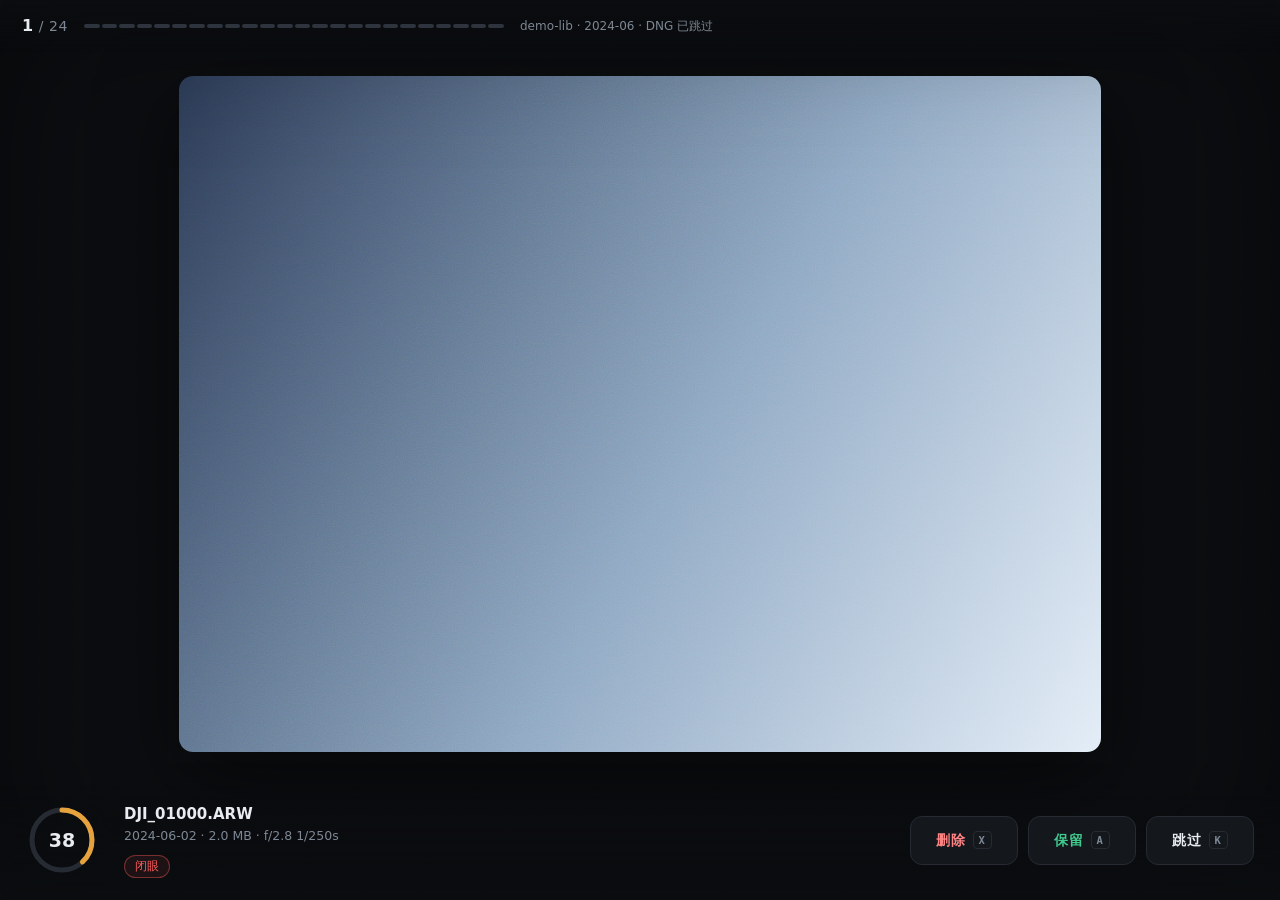
<file: docs/prototypes/prototype-triage.html>
<!DOCTYPE html>
<html lang="zh-CN">
<head>
<meta charset="UTF-8">
<meta name="viewport" content="width=device-width, initial-scale=1.0">
<title>原型 1 · 快刀 Triage — pcull</title>
<style>
  /* ============ tokens ============ */
  :root {
    --bg: #0b0d10;
    --surface: #14171c;
    --line: #262b33;
    --text: #e8ecf1;
    --muted: #7e8894;
    --red: #ff5d5d;
    --green: #3fc98c;
    --amber: #e6a23c;
    --ease-out: cubic-bezier(0.23, 1, 0.32, 1);
    --ease-drawer: cubic-bezier(0.32, 0.72, 0, 1);
  }
  * { box-sizing: border-box; margin: 0; }
  html, body { height: 100%; }
  body {
    background: var(--bg); color: var(--text);
    font: 14px/1.5 "Segoe UI", system-ui, "Microsoft YaHei", sans-serif;
    overflow: hidden;
    user-select: none;
  }
  button {
    font: inherit; color: inherit; background: none; border: none; cursor: pointer;
  }
  button:active { transform: scale(0.97); }

  /* ============ top progress ============ */
  .topbar {
    position: fixed; top: 0; left: 0; right: 0; z-index: 10;
    display: flex; align-items: center; gap: 16px;
    padding: 14px 22px;
    background: linear-gradient(to bottom, rgba(11,13,16,.92), transparent);
    pointer-events: none;
  }
  .topbar .count { font-variant-numeric: tabular-nums; letter-spacing: .04em; }
  .topbar .count b { font-size: 16px; }
  .topbar .count span { color: var(--muted); }
  .segments { display: flex; gap: 2px; flex: 1; max-width: 420px; }
  .segments i {
    height: 4px; flex: 1; border-radius: 2px; background: #2e343e;
    transition: background 160ms ease;
  }
  .segments i.done { background: var(--green); }
  .topbar .lib { color: var(--muted); font-size: 12px; }

  /* ============ deck ============ */
  .deck {
    position: absolute; inset: 0;
    display: grid; place-items: center;
    padding: 76px 24px 148px;
  }
  /* all cards share one grid cell -> true centering + natural stacking */
  .card {
    grid-area: 1 / 1;
    width: min(72vw, 980px); aspect-ratio: 4/3;
    max-height: 100%;
    border-radius: 14px;
    overflow: hidden;
    background: #000;
    box-shadow: 0 24px 80px rgba(0,0,0,.55);
  }
  /* mouse-driven card swap: transitions; keyboard swap bypasses them via .instant */
  .card { transition: transform 240ms var(--ease-out), opacity 240ms ease-out, filter 240ms ease-out; }
  .card.leaving {
    transform: translateX(-48px) scale(.96); opacity: 0; filter: blur(3px);
    pointer-events: none;
  }
  .card.instant { transition: none; }
  .card .ph { width: 100%; height: 100%; }
  .card .grain {
    position: absolute; inset: 0; opacity: .18; mix-blend-mode: overlay;
    background-image: url("data:image/svg+xml,%3Csvg xmlns='http://www.w3.org/2000/svg' width='120' height='120'%3E%3Cfilter id='n'%3E%3CfeTurbulence type='fractalNoise' baseFrequency='.9' numOctaves='2'/%3E%3C/filter%3E%3Crect width='120' height='120' filter='url(%23n)'/%3E%3C/svg%3E");
  }
  .card .film-edge {
    position: absolute; inset: 0; border-radius: 14px;
    box-shadow: inset 0 0 140px rgba(0,0,0,.5);
  }

  /* verdict stamps appear on mouse actions only; keyboard actions are instant by design */
  .stamp {
    position: absolute; top: 18px; right: 18px; z-index: 3;
    padding: 6px 18px; border-radius: 999px;
    font-weight: 800; letter-spacing: .18em; font-size: 15px;
    backdrop-filter: blur(6px);
    transition: opacity 120ms ease-out, transform 120ms var(--ease-out);
  }
  .stamp.del { color: var(--red); border: 1.5px solid var(--red); background: rgba(255,93,93,.12); }
  .stamp.keep { color: var(--green); border: 1.5px solid var(--green); background: rgba(63,201,140,.12); }

  /* ============ bottom HUD ============ */
  .hud {
    position: fixed; left: 0; right: 0; bottom: 0; z-index: 10;
    display: flex; align-items: center; gap: 26px;
    padding: 18px 26px 22px;
    background: linear-gradient(to top, rgba(11,13,16,.94), transparent);
  }
  .dial { position: relative; width: 72px; height: 72px; flex-shrink: 0; }
  .dial svg { transform: rotate(-90deg); }
  .dial .track { stroke: var(--line); }
  .dial .val {
    stroke: var(--green); stroke-linecap: round;
    transition: stroke-dashoffset 400ms var(--ease-out), stroke 200ms ease;
  }
  .dial.bad .val { stroke: var(--red); }
  .dial.mid .val { stroke: var(--amber); }
  .dial .num {
    position: absolute; inset: 0; display: grid; place-items: center;
    font-weight: 800; font-size: 19px; font-variant-numeric: tabular-nums;
  }
  .hud-info { flex: 1; min-width: 0; }
  .hud-name { font-size: 15px; font-weight: 600; white-space: nowrap; overflow: hidden; text-overflow: ellipsis; }
  .hud-meta { color: var(--muted); font-size: 12.5px; margin-top: 2px; }
  .reasons { display: flex; gap: 6px; margin-top: 9px; flex-wrap: wrap; }
  .chip {
    font-size: 11.5px; padding: 2px 10px; border-radius: 999px;
    border: 1px solid; letter-spacing: .02em;
  }
  .chip.bad { color: var(--red); border-color: rgba(255,93,93,.4); background: rgba(255,93,93,.08); }
  .chip.warn { color: var(--amber); border-color: rgba(230,162,60,.4); background: rgba(230,162,60,.08); }
  .chip.info { color: #7ab5ff; border-color: rgba(122,181,255,.4); background: rgba(122,181,255,.08); }

  .group-strip { display: flex; gap: 8px; align-items: center; }
  .group-strip .gs-title { color: var(--muted); font-size: 11.5px; writing-mode: vertical-lr; letter-spacing: .2em; }
  .g-item {
    width: 64px; aspect-ratio: 4/3; border-radius: 8px; overflow: hidden;
    border: 1.5px solid transparent; position: relative;
    transition: border-color 140ms ease-out, transform 140ms var(--ease-out);
  }
  .g-item .ph { width: 100%; height: 100%; }
  .g-item.on { border-color: #7ab5ff; }
  .g-item .best {
    position: absolute; left: 3px; bottom: 3px; font-size: 10px;
    color: var(--green); background: rgba(0,0,0,.65); border-radius: 4px; padding: 0 4px;
  }
  @media (hover: hover) and (pointer: fine) {
    .g-item:hover { transform: translateY(-3px); border-color: #7ab5ff88; }
  }

  /* hold-to-delete: asymmetric timing — deliberate 1.6s linear fill, 180ms release */
  .actions { display: flex; gap: 10px; flex-shrink: 0; }
  .act {
    position: relative; overflow: hidden;
    min-width: 108px; padding: 13px 20px; border-radius: 12px;
    border: 1px solid var(--line); background: var(--surface);
    font-weight: 700; letter-spacing: .04em;
    transition: transform 160ms var(--ease-out), border-color 160ms ease;
  }
  .act .fill {
    position: absolute; inset: 0; background: var(--red);
    clip-path: inset(0 100% 0 0);
    transition: clip-path 180ms var(--ease-out);
  }
  .act.holding .fill { transition: clip-path 1.6s linear; clip-path: inset(0 0 0 0); }
  .act > span { position: relative; z-index: 1; }
  .act.del > span { color: #ff8585; }
  .act.skip .fill { background: #3a424d; }
  .act kbd {
    position: relative; z-index: 1;
    font: 600 10.5px/1 ui-monospace, monospace;
    color: var(--muted); border: 1px solid var(--line); border-radius: 4px;
    padding: 2px 5px; margin-left: 7px; vertical-align: 1px;
  }
  @media (hover: hover) and (pointer: fine) {
    .act:hover { border-color: #4a5462; }
  }

  .done-note {
    position: absolute; inset: 0; display: grid; place-items: center;
    text-align: center; color: var(--muted); line-height: 2;
  }
  .done-note b { color: var(--text); font-size: 20px; display: block; }

  @media (prefers-reduced-motion: reduce) {
    .card { transition: opacity 120ms ease; }
    .g-item, .act { transition: none; }
  }
</style>
</head>
<body>

<div class="topbar">
  <div class="count"><b id="idx-now">1</b> <span>/ <span id="idx-total">24</span></span></div>
  <div class="segments" id="segments"></div>
  <div class="lib">demo-lib · 2024-06 · DNG 已跳过</div>
</div>

<div class="deck" id="deck"></div>

<div class="hud">
  <div class="dial" id="dial">
    <svg width="72" height="72" viewBox="0 0 72 72">
      <circle class="track" cx="36" cy="36" r="30" fill="none" stroke-width="5"/>
      <circle class="val" id="dial-val" cx="36" cy="36" r="30" fill="none" stroke-width="5"
              stroke-dasharray="188.5" stroke-dashoffset="188.5"/>
    </svg>
    <div class="num" id="dial-num">—</div>
  </div>
  <div class="hud-info">
    <div class="hud-name" id="hud-name"></div>
    <div class="hud-meta" id="hud-meta"></div>
    <div class="reasons" id="reasons"></div>
  </div>
  <div class="group-strip" id="group-strip"></div>
  <div class="actions">
    <button class="act del" id="btn-del">
      <i class="fill"></i><span>删除</span><kbd>X</kbd>
    </button>
    <button class="act" id="btn-keep">
      <i class="fill" style="background:var(--green)"></i><span style="color:var(--green)">保留</span><kbd>A</kbd>
    </button>
    <button class="act skip" id="btn-skip">
      <i class="fill"></i><span>跳过</span><kbd>K</kbd>
    </button>
  </div>
</div>

<script>
"use strict";
/* seeded fake library so the prototype is self-contained */
function rng(seed) { let s = seed; return () => (s = (s * 16807) % 2147483647) / 2147483647; }
const R = rng(42);
const PALETTES = [
  ["#2b3a55","#8ea8c3","#e3edf7"], ["#3d2b1f","#a9744e","#f0d9b5"],
  ["#1f3d2b","#5f8a4e","#d7e8c9"], ["#402038","#8a4e74","#ecc9e0"],
  ["#203040","#3e6d8e","#b3d6ea"], ["#4a3512","#b98a2f","#f2e2b6"],
  ["#3a1f1f","#9e4b3a","#f2c9b8"], ["#22333b","#4e7a72","#c2ded8"],
];
const REASONS = [
  [["模糊","bad"]], [["严重模糊","bad"],["过暗","bad"]], [["闭眼","bad"]],
  [["欠锐","warn"],["画面平淡","warn"]], [["近似重复","info"]], [["连拍组非最佳","info"]], [],
];
const photos = Array.from({length: 24}, (_, i) => {
  const pal = PALETTES[i % PALETTES.length];
  const reasons = REASONS[(i * 5 + 2) % REASONS.length];
  const base = reasons.some(r => r[0].includes("严重")) ? 14
             : reasons.some(r => r[0] === "模糊" || r[0] === "闭眼") ? 38
             : reasons.length ? 62 : 78 + Math.floor(R() * 20);
  return {
    id: i, name: `DJI_0${1000 + i * 7}.ARW`,
    meta: `2024-06-${String(2 + i % 26).padStart(2, "0")} · ${(2 + R() * 18).toFixed(1)} MB · f/2.8 1/250s`,
    grad: `linear-gradient(${120 + i * 23}deg, ${pal[0]}, ${pal[1]} 55%, ${pal[2]})`,
    score: base, reasons,
    group: i === 4 ? [4, 5, 6] : i === 5 || i === 6 ? [4, 5, 6]
         : i === 11 ? [11, 12] : i === 12 ? [11, 12] : null,
    verdict: null,
  };
});

const $ = (id) => document.getElementById(id);
const deck = $("deck");
const CIRC = 188.5;

function renderCard(p) {
  const el = document.createElement("div");
  el.className = "card instant";
  el.innerHTML = `
    <div class="ph" style="background:${p.grad}"></div>
    <div class="grain"></div><div class="film-edge"></div>`;
  if (p.verdict) {
    const s = document.createElement("div");
    s.className = "stamp " + (p.verdict === "delete" ? "del" : "keep");
    s.textContent = p.verdict === "delete" ? "删 除" : "保 留";
    el.appendChild(s);
  }
  return el;
}

function renderHud(p) {
  $("hud-name").textContent = p.name;
  $("hud-meta").textContent = p.meta;
  const dial = $("dial");
  dial.className = "dial " + (p.score < 30 ? "bad" : p.score < 55 ? "mid" : "");
  $("dial-val").style.strokeDashoffset = CIRC * (1 - p.score / 100);
  $("dial-num").textContent = p.score;

  const reasons = $("reasons");
  reasons.innerHTML = "";
  for (const [label, cls] of p.reasons) {
    const chip = document.createElement("span");
    chip.className = "chip " + cls;
    chip.textContent = label;
    reasons.appendChild(chip);
  }
  if (!p.reasons.length) {
    const chip = document.createElement("span");
    chip.className = "chip info";
    chip.style.color = "var(--muted)"; chip.style.borderColor = "var(--line)";
    chip.style.background = "transparent";
    chip.textContent = "无瑕疵标记";
    reasons.appendChild(chip);
  }

  const strip = $("group-strip");
  strip.innerHTML = "";
  if (p.group) {
    const t = document.createElement("div");
    t.className = "gs-title"; t.textContent = "同组";
    strip.appendChild(t);
    const best = Math.max(...p.group.map(i => photos[i].score));
    for (const gi of p.group) {
      const it = document.createElement("div");
      it.className = "g-item" + (gi === p.id ? " on" : "");
      it.innerHTML = `<div class="ph" style="background:${photos[gi].grad}"></div>` +
        (gi === p.group.find(x => photos[x].score === best) ? `<span class="best">★</span>` : "");
      it.onclick = () => goto(gi);
      strip.appendChild(it);
    }
  }
}

function renderSegments() {
  const seg = $("segments");
  seg.innerHTML = "";
  photos.forEach(p => {
    const i = document.createElement("i");
    i.className = p.verdict ? "done" : "";
    seg.appendChild(i);
  });
}

let cur = 0;

function show(i, {animate} = {animate: false}) {
  cur = i;
  const p = photos[i];
  deck.innerHTML = "";
  const el = renderCard(p);
  deck.appendChild(el);
  if (animate) {
    // mouse-driven entry only; keyboard swaps stay instant
    el.classList.remove("instant");
    el.animate(
      [{ opacity: 0, transform: "translateX(40px) scale(.97)", filter: "blur(2px)" },
       { opacity: 1, transform: "none", filter: "none" }],
      { duration: 240, easing: "cubic-bezier(0.23, 1, 0.32, 1)" }
    );
  }
  renderHud(p);
  $("idx-now").textContent = i + 1;
  renderSegments();
}

function advance() {
  const next = photos.findIndex((p, idx) => idx > cur && !p.verdict);
  if (next === -1) {
    deck.innerHTML = `<div class="done-note"><div>
      <b>本组完成</b>24 张中标记删除 ${photos.filter(p => p.verdict === "delete").length} 张 ·
      保留 ${photos.filter(p => p.verdict === "keep").length} 张</div></div>`;
    $("hud-name").textContent = "按 R 重新开始预览";
    return;
  }
  show(next);
}

function decide(v) {
  photos[cur].verdict = v;
  advance();
}

/* keyboard = 100+/day actions: no animation, ever */
document.addEventListener("keydown", (e) => {
  const k = e.key.toLowerCase();
  if (k === "x") decide("delete");
  else if (k === "a") decide("keep");
  else if (k === "k" || k === "arrowright") advance();
  else if (k === "arrowleft") show(Math.max(0, cur - 1));
  else if (k === "r") { photos.forEach(p => p.verdict = null); show(0); }
});

/* mouse affordances carry the animation budget */
function goto(i) { show(i, {animate: true}); }

function holdable(btn, onDone) {
  let timer = null;
  const start = () => {
    btn.classList.add("holding");
    timer = setTimeout(() => { btn.classList.remove("holding"); onDone(); }, 1600);
  };
  const cancel = () => { clearTimeout(timer); btn.classList.remove("holding"); };
  btn.addEventListener("pointerdown", start);
  btn.addEventListener("pointerup", cancel);
  btn.addEventListener("pointerleave", cancel);
  btn.addEventListener("pointercancel", cancel);
}
holdable($("btn-del"), () => decide("delete"));
holdable($("btn-keep"), () => decide("keep"));
$("btn-skip").onclick = () => advance();

$("idx-total").textContent = photos.length;
show(0);
</script>
</body>
</html>
</file>
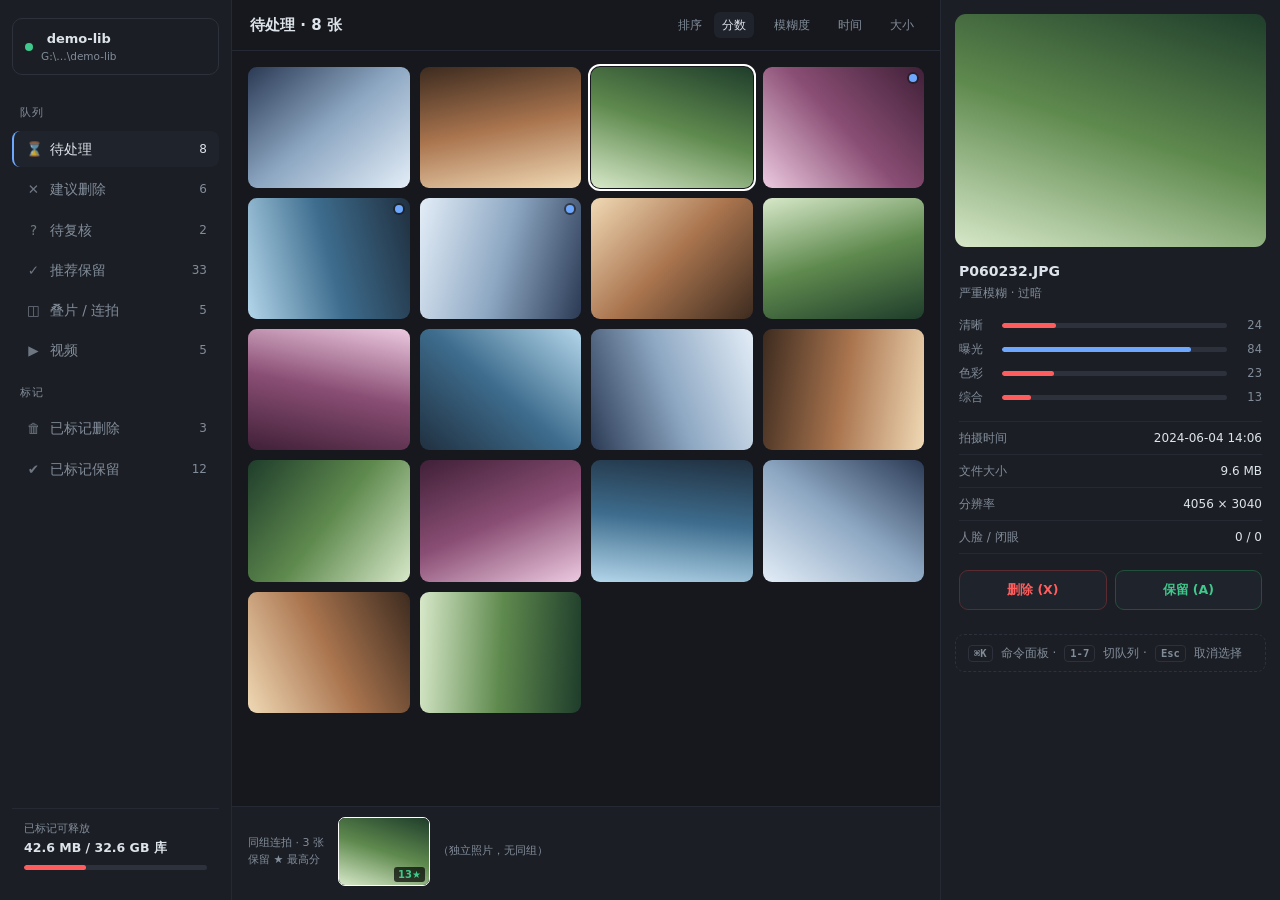
<file: docs/prototypes/prototype-workbench.html>
<!DOCTYPE html>
<html lang="zh-CN">
<head>
<meta charset="UTF-8">
<meta name="viewport" content="width=device-width, initial-scale=1.0">
<title>原型 3 · 工作台 Workbench — pcull</title>
<style>
  /* ============ tokens: neutral pro-tool ============ */
  :root {
    --bg: #16181d;
    --rail: #1b1e24;
    --panel: #1f232b;
    --grid-bg: #181b20;
    --line: #2c313b;
    --line-soft: #242933;
    --text: #dde3ea;
    --muted: #828d9a;
    --accent: #6ea8fe;
    --red: #ff5d5d;
    --green: #3fc98c;
    --amber: #e6a23c;
    --ease-out: cubic-bezier(0.23, 1, 0.32, 1);
    --ease-drawer: cubic-bezier(0.32, 0.72, 0, 1);
  }
  * { box-sizing: border-box; margin: 0; }
  html, body { height: 100%; }
  body {
    background: var(--bg); color: var(--text);
    font: 13.5px/1.5 "Segoe UI", system-ui, "Microsoft YaHei", sans-serif;
    overflow: hidden;
  }
  button { font: inherit; color: inherit; background: none; border: none; cursor: pointer; }
  button:active { transform: scale(0.97); }

  .app { display: grid; height: 100vh; grid-template-columns: 232px 1fr 340px; }

  /* ============ left rail ============ */
  .rail {
    background: var(--rail); border-right: 1px solid var(--line-soft);
    padding: 18px 12px; overflow-y: auto;
    display: flex; flex-direction: column; gap: 4px;
  }
  .rail .lib-switch {
    display: flex; align-items: center; gap: 8px;
    padding: 10px 12px; border-radius: 10px;
    border: 1px solid var(--line); margin-bottom: 14px;
    transition: border-color 150ms ease;
  }
  @media (hover: hover) and (pointer: fine) {
    .rail .lib-switch:hover { border-color: var(--accent); }
  }
  .rail .lib-switch .dot { width: 8px; height: 8px; border-radius: 50%; background: var(--green); }
  .rail .lib-switch .lname { font-weight: 600; font-size: 13px; }
  .rail .lib-switch .lpath { color: var(--muted); font-size: 10.5px; }

  .rail-label {
    color: var(--muted); font-size: 10.5px; letter-spacing: .14em;
    text-transform: uppercase; margin: 12px 8px 6px;
  }
  .queue {
    display: flex; align-items: center; gap: 9px;
    padding: 8px 12px; border-radius: 8px;
    color: var(--muted);
    border-left: 2px solid transparent;
    transition: background 140ms ease, color 140ms ease;
  }
  .queue .q-ico { width: 15px; text-align: center; opacity: .8; }
  .queue .q-count { margin-left: auto; font-variant-numeric: tabular-nums; font-size: 12px; }
  .queue.on { background: var(--panel); color: var(--text); border-left-color: var(--accent); }
  .queue.on.danger { border-left-color: var(--red); }
  .queue.on.good { border-left-color: var(--green); }
  @media (hover: hover) and (pointer: fine) {
    .queue:hover { background: var(--panel); color: var(--text); }
  }

  .rail .storage { margin-top: auto; padding: 12px; border-top: 1px solid var(--line-soft); }
  .storage .bar { height: 5px; border-radius: 3px; background: var(--line); overflow: hidden; margin-top: 7px; }
  .storage .bar i { display: block; height: 100%; width: 34%; background: var(--red); border-radius: 3px; }
  .storage .cap { color: var(--muted); font-size: 11px; }
  .storage b { font-size: 12.5px; }

  /* ============ center grid ============ */
  .center { display: flex; flex-direction: column; min-width: 0; }
  .center-head {
    display: flex; align-items: center; gap: 14px;
    padding: 12px 18px; border-bottom: 1px solid var(--line-soft);
  }
  .center-head h1 { font-size: 15px; font-weight: 650; }
  .center-head .sort {
    margin-left: auto; color: var(--muted); font-size: 12px;
    display: flex; gap: 12px; align-items: center;
  }
  .center-head .sort button { color: var(--muted); padding: 4px 8px; border-radius: 6px; font-size: 12px; }
  .center-head .sort button.on { color: var(--text); background: var(--panel); }

  .grid {
    flex: 1; overflow-y: auto; padding: 16px;
    display: grid; gap: 10px; align-content: start;
    grid-template-columns: repeat(auto-fill, minmax(148px, 1fr));
  }
  .cell {
    position: relative; border-radius: 9px; overflow: hidden; cursor: pointer;
    aspect-ratio: 4/3; background: #000;
    outline: 2px solid transparent; outline-offset: 1px;
    transition: outline-color 130ms ease;
  }
  .cell .ph { width: 100%; height: 100%; }
  .cell::after {
    content: ""; position: absolute; inset: 0;
    background: linear-gradient(to top, rgba(0,0,0,.55), transparent 42%);
    opacity: 0; transition: opacity 150ms ease;
  }
  @media (hover: hover) and (pointer: fine) {
    .cell:hover::after { opacity: 1; }
  }
  .cell .sc {
    position: absolute; left: 7px; bottom: 6px; z-index: 2;
    font-size: 11.5px; font-weight: 800; font-variant-numeric: tabular-nums;
    opacity: 0; transition: opacity 150ms ease;
  }
  @media (hover: hover) and (pointer: fine) {
    .cell:hover .sc { opacity: 1; }
  }
  .cell.sel { outline-color: var(--accent); }
  .cell.cur { outline-color: #fff; }
  .cell .grp-dot {
    position: absolute; top: 7px; right: 7px; z-index: 2;
    width: 8px; height: 8px; border-radius: 50%;
    background: var(--accent); box-shadow: 0 0 0 2px rgba(22,24,29,.6);
  }
  .cell .v {
    position: absolute; top: 6px; left: 6px; z-index: 2;
    font-size: 10px; font-weight: 800; padding: 1px 6px; border-radius: 4px;
  }
  .cell .v.del { color: var(--red); background: rgba(0,0,0,.65); }
  .cell .v.keep { color: var(--green); background: rgba(0,0,0,.65); }

  /* filmstrip */
  .filmstrip {
    display: flex; gap: 8px; padding: 10px 16px 14px;
    border-top: 1px solid var(--line-soft); background: var(--rail);
    min-height: 86px; align-items: center; overflow-x: auto;
  }
  .filmstrip .fs-label { color: var(--muted); font-size: 11px; white-space: nowrap; margin-right: 6px; }
  .fs-item {
    width: 92px; aspect-ratio: 4/3; border-radius: 7px; overflow: hidden;
    flex-shrink: 0; position: relative; cursor: pointer;
    border: 1.5px solid transparent;
    transition: transform 150ms var(--ease-out), border-color 130ms ease;
  }
  .fs-item .ph { width: 100%; height: 100%; }
  .fs-item.cur { border-color: #fff; }
  .fs-item .fs-sc {
    position: absolute; right: 4px; bottom: 3px; font-size: 10px; font-weight: 700;
    background: rgba(0,0,0,.7); border-radius: 3px; padding: 0 4px;
  }
  .fs-item .fs-best { color: var(--green); }
  @media (hover: hover) and (pointer: fine) {
    .fs-item:hover { transform: translateY(-3px); border-color: var(--accent); }
  }

  /* ============ right inspector ============ */
  .inspector {
    background: var(--rail); border-left: 1px solid var(--line-soft);
    display: flex; flex-direction: column; overflow-y: auto;
  }
  .insp-preview {
    margin: 14px; border-radius: 11px; overflow: hidden;
    aspect-ratio: 4/3; position: relative; background: #000;
  }
  .insp-preview .ph { width: 100%; height: 100%; }
  .insp-preview .stamp {
    position: absolute; inset: 0; display: grid; place-items: center;
    font-size: 30px; font-weight: 900; letter-spacing: .3em; color: #fff;
    background: rgba(0,0,0,.35); backdrop-filter: blur(2px);
    opacity: 0; transition: opacity 140ms ease-out;
  }
  .insp-preview .stamp.show { opacity: 1; }
  .insp-body { padding: 0 18px 18px; }
  .insp-name { font-weight: 650; font-size: 14px; word-break: break-all; }
  .insp-meta { color: var(--muted); font-size: 11.5px; margin: 3px 0 14px; }

  .im { display: flex; align-items: center; gap: 9px; margin: 7px 0; }
  .im .lab { width: 34px; color: var(--muted); font-size: 11.5px; }
  .im .bar { flex: 1; height: 5px; background: var(--line); border-radius: 3px; overflow: hidden; }
  .im .bar i {
    display: block; height: 100%; border-radius: 3px; background: var(--accent);
    transition: width 280ms var(--ease-out);
  }
  .im .bar i.low { background: var(--red); }
  .im .val { width: 26px; text-align: right; color: var(--muted); font-size: 11.5px; font-variant-numeric: tabular-nums; }

  .insp-rows { margin-top: 14px; border-top: 1px solid var(--line-soft); }
  .kv { display: flex; justify-content: space-between; padding: 7px 0; border-bottom: 1px solid var(--line-soft); font-size: 12px; }
  .kv span { color: var(--muted); }
  .kv b { font-weight: 500; font-variant-numeric: tabular-nums; }

  .insp-actions { display: flex; gap: 8px; margin-top: 16px; }
  .ibtn {
    flex: 1; padding: 10px 0; border-radius: 9px; text-align: center;
    font-weight: 650; font-size: 12.5px;
    border: 1px solid var(--line); background: var(--panel);
    transition: transform 150ms var(--ease-out), border-color 150ms ease;
  }
  .ibtn.del { color: var(--red); border-color: #5a2c31; }
  .ibtn.keep { color: var(--green); border-color: #23503c; }
  @media (hover: hover) and (pointer: fine) {
    .ibtn:hover { border-color: var(--accent); }
  }

  /* command bar */
  .cmdbar {
    margin: 6px 14px 14px; padding: 9px 12px; border-radius: 9px;
    border: 1px dashed var(--line); color: var(--muted); font-size: 12px;
    display: flex; gap: 8px; align-items: center;
  }
  .cmdbar kbd {
    font: 600 10.5px/1 ui-monospace, monospace;
    border: 1px solid var(--line); border-radius: 4px; padding: 2px 5px;
  }

  @media (prefers-reduced-motion: reduce) {
    .im .bar i, .fs-item, .cell, .insp-preview .stamp { transition: none; }
  }
</style>
</head>
<body>

<div class="app">
  <aside class="rail">
    <button class="lib-switch">
      <span class="dot"></span>
      <span>
        <div class="lname">demo-lib</div>
        <div class="lpath">G:\…\demo-lib</div>
      </span>
    </button>

    <div class="rail-label">队列</div>
    <button class="queue on"><span class="q-ico">⌛</span>待处理<span class="q-count">8</span></button>
    <button class="queue danger"><span class="q-ico">✕</span>建议删除<span class="q-count">6</span></button>
    <button class="queue"><span class="q-ico">?</span>待复核<span class="q-count">2</span></button>
    <button class="queue good"><span class="q-ico">✓</span>推荐保留<span class="q-count">33</span></button>
    <button class="queue"><span class="q-ico">◫</span>叠片 / 连拍<span class="q-count">5</span></button>
    <button class="queue"><span class="q-ico">▶</span>视频<span class="q-count">5</span></button>

    <div class="rail-label">标记</div>
    <button class="queue"><span class="q-ico">🗑</span>已标记删除<span class="q-count">3</span></button>
    <button class="queue"><span class="q-ico">✔</span>已标记保留<span class="q-count">12</span></button>

    <div class="storage">
      <div class="cap">已标记可释放</div>
      <b>42.6 MB / 32.6 GB 库</b>
      <div class="bar"><i></i></div>
    </div>
  </aside>

  <section class="center">
    <div class="center-head">
      <h1>待处理 · 8 张</h1>
      <div class="sort">
        <span>排序</span>
        <button class="on">分数</button>
        <button>模糊度</button>
        <button>时间</button>
        <button>大小</button>
      </div>
    </div>
    <div class="grid" id="grid"></div>
    <div class="filmstrip" id="filmstrip">
      <span class="fs-label">同组连拍 · 3 张<br>保留 ★ 最高分</span>
    </div>
  </section>

  <aside class="inspector">
    <div class="insp-preview">
      <div class="ph" id="i-ph"></div>
      <div class="stamp" id="i-stamp">删 除</div>
    </div>
    <div class="insp-body">
      <div class="insp-name" id="i-name"></div>
      <div class="insp-meta" id="i-meta"></div>
      <div class="im"><span class="lab">清晰</span><div class="bar"><i id="i-blur"></i></div><span class="val" id="i-blur-v"></span></div>
      <div class="im"><span class="lab">曝光</span><div class="bar"><i id="i-expo"></i></div><span class="val" id="i-expo-v"></span></div>
      <div class="im"><span class="lab">色彩</span><div class="bar"><i id="i-col"></i></div><span class="val" id="i-col-v"></span></div>
      <div class="im"><span class="lab">综合</span><div class="bar"><i id="i-score"></i></div><span class="val" id="i-score-v"></span></div>
      <div class="insp-rows">
        <div class="kv"><span>拍摄时间</span><b id="i-date"></b></div>
        <div class="kv"><span>文件大小</span><b id="i-size"></b></div>
        <div class="kv"><span>分辨率</span><b>4056 × 3040</b></div>
        <div class="kv"><span>人脸 / 闭眼</span><b id="i-face"></b></div>
      </div>
      <div class="insp-actions">
        <button class="ibtn del" id="i-del">删除 (X)</button>
        <button class="ibtn keep" id="i-keep">保留 (A)</button>
      </div>
    </div>
    <div class="cmdbar"><kbd>⌘K</kbd> 命令面板 · <kbd>1-7</kbd> 切队列 · <kbd>Esc</kbd> 取消选择</div>
  </aside>
</div>

<script>
"use strict";
function rng(seed) { let s = seed; return () => (s = (s * 16807) % 2147483647) / 2147483647; }
const R = rng(19);
const PALETTES = [
  ["#2b3a55","#8ea8c3","#e3edf7"], ["#3d2b1f","#a9744e","#f0d9b5"],
  ["#1f3d2b","#5f8a4e","#d7e8c9"], ["#402038","#8a4e74","#ecc9e0"],
  ["#203040","#3e6d8e","#b3d6ea"],
];
const SETS = [
  { reasons: [], score: () => 72 + R() * 25 },
  { reasons: [["模糊"]], score: () => 30 + R() * 16 },
  { reasons: [["严重模糊"],["过暗"]], score: () => 8 + R() * 16 },
  { reasons: [["闭眼"]], score: () => 32 + R() * 10 },
  { reasons: [["近似重复"]], score: () => 55 + R() * 14 },
];
const photos = Array.from({length: 18}, (_, i) => {
  const pal = PALETTES[i % PALETTES.length];
  const set = SETS[(i * 7 + 3) % SETS.length];
  const score = Math.round(set.score());
  return {
    id: i, name: `P06${String(210 + i * 11).padStart(4, "0")}.JPG`,
    date: `2024-06-${String(2 + i % 26).padStart(2, "0")} 14:${String(i * 3 % 60).padStart(2, "0")}`,
    size: (1.8 + R() * 9).toFixed(1) + " MB",
    grad: `linear-gradient(${140 + i * 29}deg, ${pal[0]}, ${pal[1]} 50%, ${pal[2]})`,
    reasons: set.reasons, score,
    blur: Math.min(96, score + Math.round(R() * 14)),
    expo: 52 + Math.round(R() * 48),
    col: 22 + Math.round(R() * 62),
    faces: i % 5 === 0 ? (i % 10 === 0 ? "2 / 1 ⚠" : "1 / 0") : "0 / 0",
    group: (i >= 3 && i <= 5) ? [3, 4, 5] : null,
    verdict: null,
  };
});

const $ = (id) => document.getElementById(id);
let cur = -1;
const selected = new Set();

function cellEl(p, i) {
  const c = document.createElement("div");
  c.className = "cell";
  c.dataset.idx = i;
  c.innerHTML = `<div class="ph" style="background:${p.grad}"></div>` +
    (p.group ? '<span class="grp-dot"></span>' : "") +
    `<span class="sc">${p.score}</span>`;
  if (p.verdict) c.insertAdjacentHTML("beforeend",
    `<span class="v ${p.verdict === "delete" ? "del" : "keep"}">${p.verdict === "delete" ? "删" : "留"}</span>`);
  c.onclick = (e) => {
    if (e.ctrlKey || e.metaKey) { selected.has(p.id) ? selected.delete(p.id) : selected.add(p.id); c.classList.toggle("sel"); }
    select(i);
  };
  return c;
}

function renderGrid() {
  const g = $("grid");
  g.innerHTML = "";
  photos.forEach((p, i) => g.appendChild(cellEl(p, i)));
  markCurrent();
}

function markCurrent() {
  document.querySelectorAll(".cell").forEach(c => c.classList.remove("cur"));
  const el = document.querySelector(`.cell[data-idx="${cur}"]`);
  if (el) { el.classList.add("cur"); el.scrollIntoView({ block: "nearest" }); }
}

function select(i, updateStrip = true) {
  cur = i;
  const p = photos[i];
  markCurrent();

  const ph = $("i-ph");
  ph.style.opacity = "0";
  requestAnimationFrame(() => {
    ph.style.background = p.grad;
    ph.style.opacity = "1";
  });
  $("i-name").textContent = p.name;
  $("i-meta").textContent = p.reasons.join(" · ") || "无瑕疵标记 · 综合分 " + p.score;
  const setBar = (id, v) => {
    const bar = $(id); bar.style.width = v + "%";
    bar.className = v < 30 ? "low" : "";
    $(id + "-v").textContent = v;
  };
  setBar("i-blur", p.blur); setBar("i-expo", p.expo);
  setBar("i-col", p.col); setBar("i-score", p.score);
  $("i-date").textContent = p.date;
  $("i-size").textContent = p.size;
  $("i-face").textContent = p.faces;

  const stamp = $("i-stamp");
  stamp.classList.remove("show");
  if (p.verdict) {
    stamp.textContent = p.verdict === "delete" ? "删 除" : "保 留";
    stamp.style.color = p.verdict === "delete" ? "var(--red)" : "var(--green)";
    requestAnimationFrame(() => stamp.classList.add("show"));
  }

  if (updateStrip) renderStrip(p);
}

function renderStrip(p) {
  const fs = $("filmstrip");
  fs.innerHTML = '<span class="fs-label">同组连拍 · 3 张<br>保留 ★ 最高分</span>';
  const members = p.group || [p.id];
  const best = Math.max(...members.map(i => photos[i].score));
  for (const mi of members) {
    const el = document.createElement("div");
    el.className = "fs-item" + (mi === p.id ? " cur" : "");
    el.innerHTML = `<div class="ph" style="background:${photos[mi].grad}"></div>` +
      `<span class="fs-sc${photos[mi].score === best ? " fs-best" : ""}">${photos[mi].score}${photos[mi].score === best ? "★" : ""}</span>`;
    el.onclick = () => select(mi);
    fs.appendChild(el);
  }
  if (!p.group) {
    const none = document.createElement("span");
    none.className = "fs-label";
    none.textContent = "（独立照片，无同组）";
    fs.appendChild(none);
  }
}

function decide(v) {
  if (cur < 0) return;
  const p = photos[cur];
  p.verdict = v;
  renderGrid();
  select(cur, false);
  const next = photos.findIndex((x, i) => i > cur && !x.verdict);
  if (next >= 0) select(next);
}

document.addEventListener("keydown", (e) => {
  const k = e.key.toLowerCase();
  if (k === "x") decide("delete");
  else if (k === "a") decide("keep");
  else if (k === "j" || k === "arrowright") select(Math.min(photos.length - 1, cur + 1));
  else if (k === "k" || k === "arrowleft") select(Math.max(0, cur - 1));
});
$("i-del").onclick = () => decide("delete");
$("i-keep").onclick = () => decide("keep");

renderGrid();
select(2);
</script>
</body>
</html>
</file>
